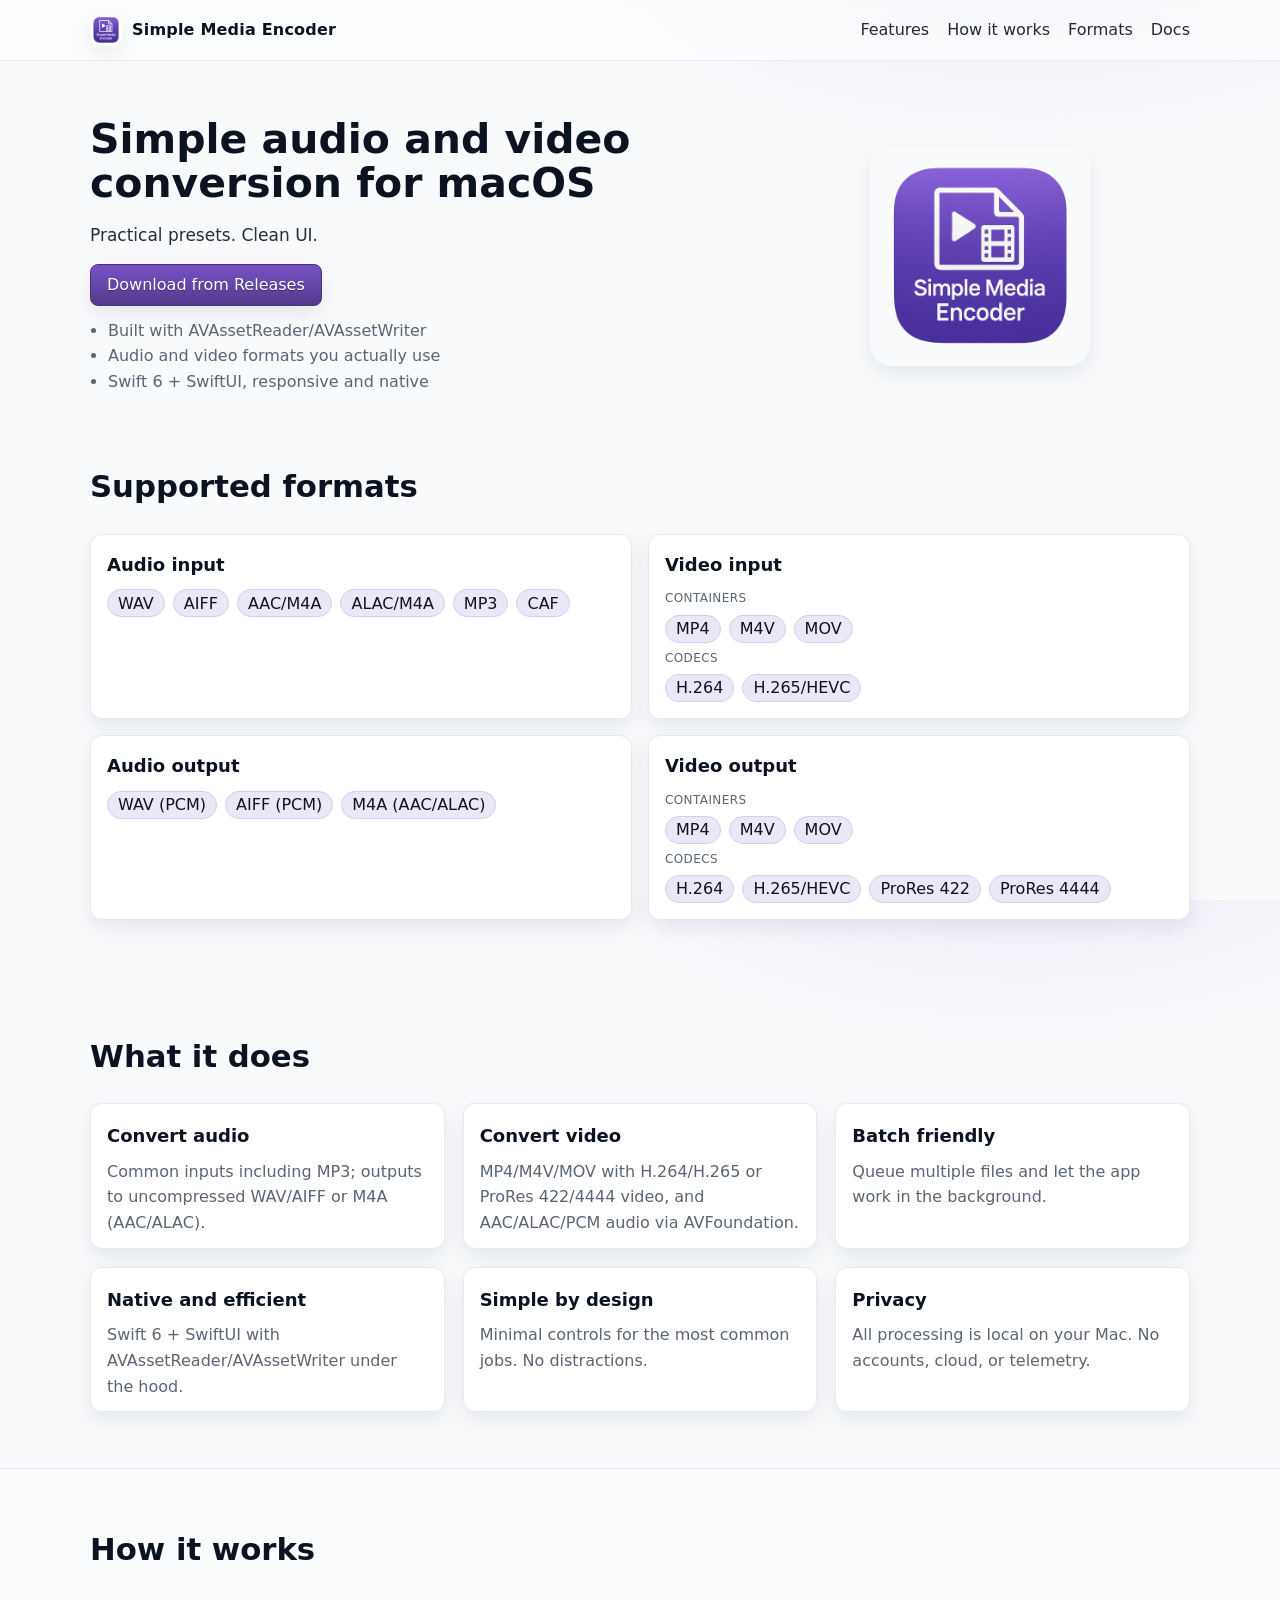
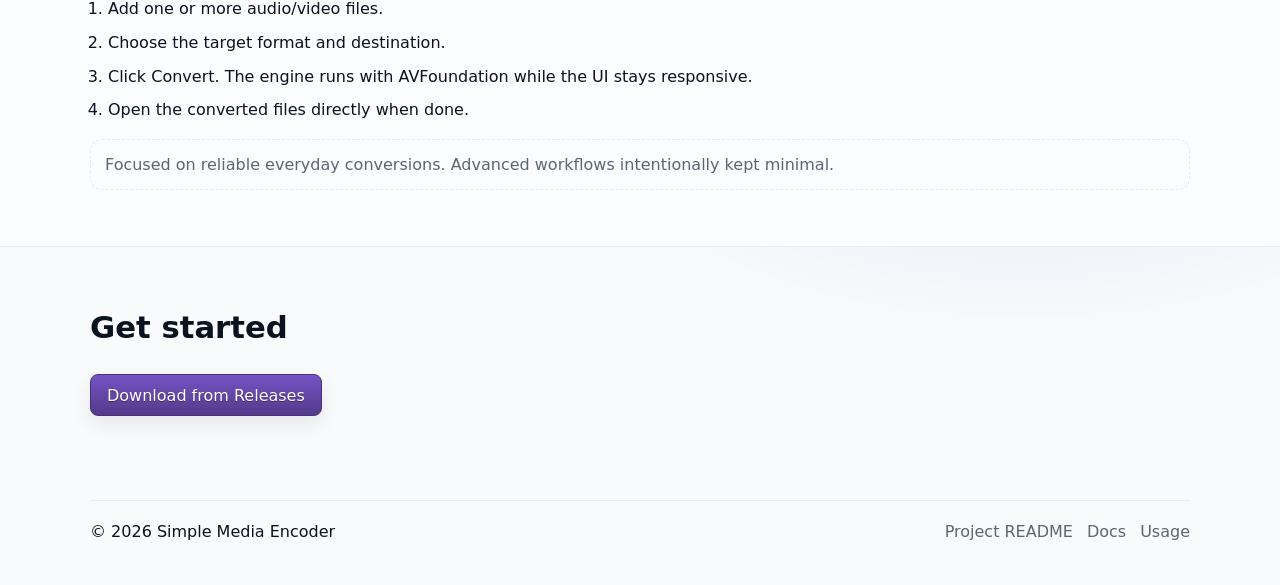
<file: index.html>
<!DOCTYPE html>
<html lang="en">

<head>
    <meta charset="utf-8" />
    <meta name="viewport" content="width=device-width, initial-scale=1" />
    <title>Simple Media Encoder for macOS</title>
    <meta name="theme-color" content="#7653c6" />
    <meta name="description"
        content="Simple, reliable audio and video conversion for macOS. MP3 input supported. No MP3 output. Presets for everyday formats." />

    <!-- Open Graph / Social -->
    <meta property="og:title" content="Simple Media Encoder" />
    <meta property="og:description"
        content="Simple, reliable audio and video conversion for macOS. MP3 input supported. No MP3 output." />
    <meta property="og:type" content="website" />
    <meta property="og:image" content="./assets/appIcon_simplemediaencoder.png" />
    <meta name="twitter:card" content="summary" />

    <link rel="icon" href="./assets/appIcon_simplemediaencoder.png" />
    <link rel="stylesheet" href="./styles.css" />
</head>

<body>
    <header class="site-header">
        <div class="container header-inner">
            <div class="brand">
                <img class="brand-icon" src="./assets/appIcon_simplemediaencoder.png" alt="Simple Media Encoder icon"
                    width="32" height="32" />
                <span class="brand-name">Simple Media Encoder</span>
            </div>
            <nav class="nav">
                <a href="#features">Features</a>
                <a href="#how-it-works">How it works</a>
                <a href="#formats">Formats</a>
                <a href="./readme.html">Docs</a>
            </nav>
        </div>
    </header>

    <main>
        <section class="hero">
            <div class="container hero-inner">
                <div class="hero-copy">
                    <h1>Simple audio and video conversion for macOS</h1>
                    <p class="subtitle">Practical presets. Clean UI.</p>
                    <div class="cta">
                        <a class="btn btn-primary" href="../releases/">Download from Releases</a>
                    </div>
                    <ul class="hero-points">
                        <li>Built with AVAssetReader/AVAssetWriter</li>
                        <li>Audio and video formats you actually use</li>
                        <li>Swift 6 + SwiftUI, responsive and native</li>
                    </ul>
                </div>
                <div class="hero-art">
                    <img src="./assets/appIcon_simplemediaencoder.png" alt="App icon" class="hero-logo" />
                </div>
            </div>
        </section>

        <section id="formats" class="section">
            <div class="container">
                <h2>Supported formats</h2>
                <div class="format-grid">
                    <div class="format-card">
                        <h3>Audio input</h3>
                        <div class="chip-row">
                            <span class="chip">WAV</span>
                            <span class="chip">AIFF</span>
                            <span class="chip">AAC/M4A</span>
                            <span class="chip">ALAC/M4A</span>
                            <span class="chip">MP3</span>
                            <span class="chip">CAF</span>
                        </div>
                    </div>
                    <div class="format-card">
                        <h3>Video input</h3>
                        <div class="label">Containers</div>
                        <div class="chip-row">
                            <span class="chip">MP4</span>
                            <span class="chip">M4V</span>
                            <span class="chip">MOV</span>
                        </div>
                        <div class="label">Codecs</div>
                        <div class="chip-row">
                            <span class="chip">H.264</span>
                            <span class="chip">H.265/HEVC</span>
                        </div>
                    </div>
                    <div class="format-card">
                        <h3>Audio output</h3>
                        <div class="chip-row">
                            <span class="chip">WAV (PCM)</span>
                            <span class="chip">AIFF (PCM)</span>
                            <span class="chip">M4A (AAC/ALAC)</span>
                        </div>
                    </div>
                    <div class="format-card">
                        <h3>Video output</h3>
                        <div class="label">Containers</div>
                        <div class="chip-row">
                            <span class="chip">MP4</span>
                            <span class="chip">M4V</span>
                            <span class="chip">MOV</span>
                        </div>
                        <div class="label">Codecs</div>
                        <div class="chip-row">
                            <span class="chip">H.264</span>
                            <span class="chip">H.265/HEVC</span>
                            <span class="chip">ProRes 422</span>
                            <span class="chip">ProRes 4444</span>
                        </div>
                    </div>
                </div>
            </div>
        </section>



        <section id="features" class="section">
            <div class="container">
                <h2>What it does</h2>
                <div class="feature-grid">
                    <div class="feature">
                        <h3>Convert audio</h3>
                        <p>Common inputs including MP3; outputs to uncompressed WAV/AIFF or M4A (AAC/ALAC).</p>
                    </div>
                    <div class="feature">
                        <h3>Convert video</h3>
                        <p>MP4/M4V/MOV with H.264/H.265 or ProRes 422/4444 video, and AAC/ALAC/PCM audio via
                            AVFoundation.</p>
                    </div>
                    <div class="feature">
                        <h3>Batch friendly</h3>
                        <p>Queue multiple files and let the app work in the background.</p>
                    </div>
                    <div class="feature">
                        <h3>Native and efficient</h3>
                        <p>Swift 6 + SwiftUI with AVAssetReader/AVAssetWriter under the hood.</p>
                    </div>
                    <div class="feature">
                        <h3>Simple by design</h3>
                        <p>Minimal controls for the most common jobs. No distractions.</p>
                    </div>
                    <div class="feature">
                        <h3>Privacy</h3>
                        <p>All processing is local on your Mac. No accounts, cloud, or telemetry.</p>
                    </div>
                </div>
            </div>
        </section>

        <section id="how-it-works" class="section muted">
            <div class="container">
                <h2>How it works</h2>
                <ol class="steps">
                    <li>Add one or more audio/video files.</li>
                    <li>Choose the target format and destination.</li>
                    <li>Click Convert. The engine runs with AVFoundation while the UI stays responsive.</li>
                    <li>Open the converted files directly when done.</li>
                </ol>
                <div class="callout">Focused on reliable everyday conversions. Advanced workflows intentionally kept
                    minimal.</div>
            </div>
        </section>

        <section class="section">
            <div class="container">
                <h2>Get started</h2>
                <div class="get-started">
                    <a class="btn btn-primary" href="../releases/">Download from Releases</a>
                </div>
            </div>
        </section>
    </main>

    <footer class="site-footer">
        <div class="container footer-inner">
            <div class="footer-left">
                <span>© <span id="year"></span> Simple Media Encoder</span>
            </div>
            <div class="footer-right">
                <a href="../README.md">Project README</a>
                <a href="./readme.html">Docs</a>
                <a href="./usage.html">Usage</a>
            </div>
        </div>
    </footer>

    <script>
        document.getElementById('year').textContent = new Date().getFullYear();
    </script>
</body>

</html>
</file>
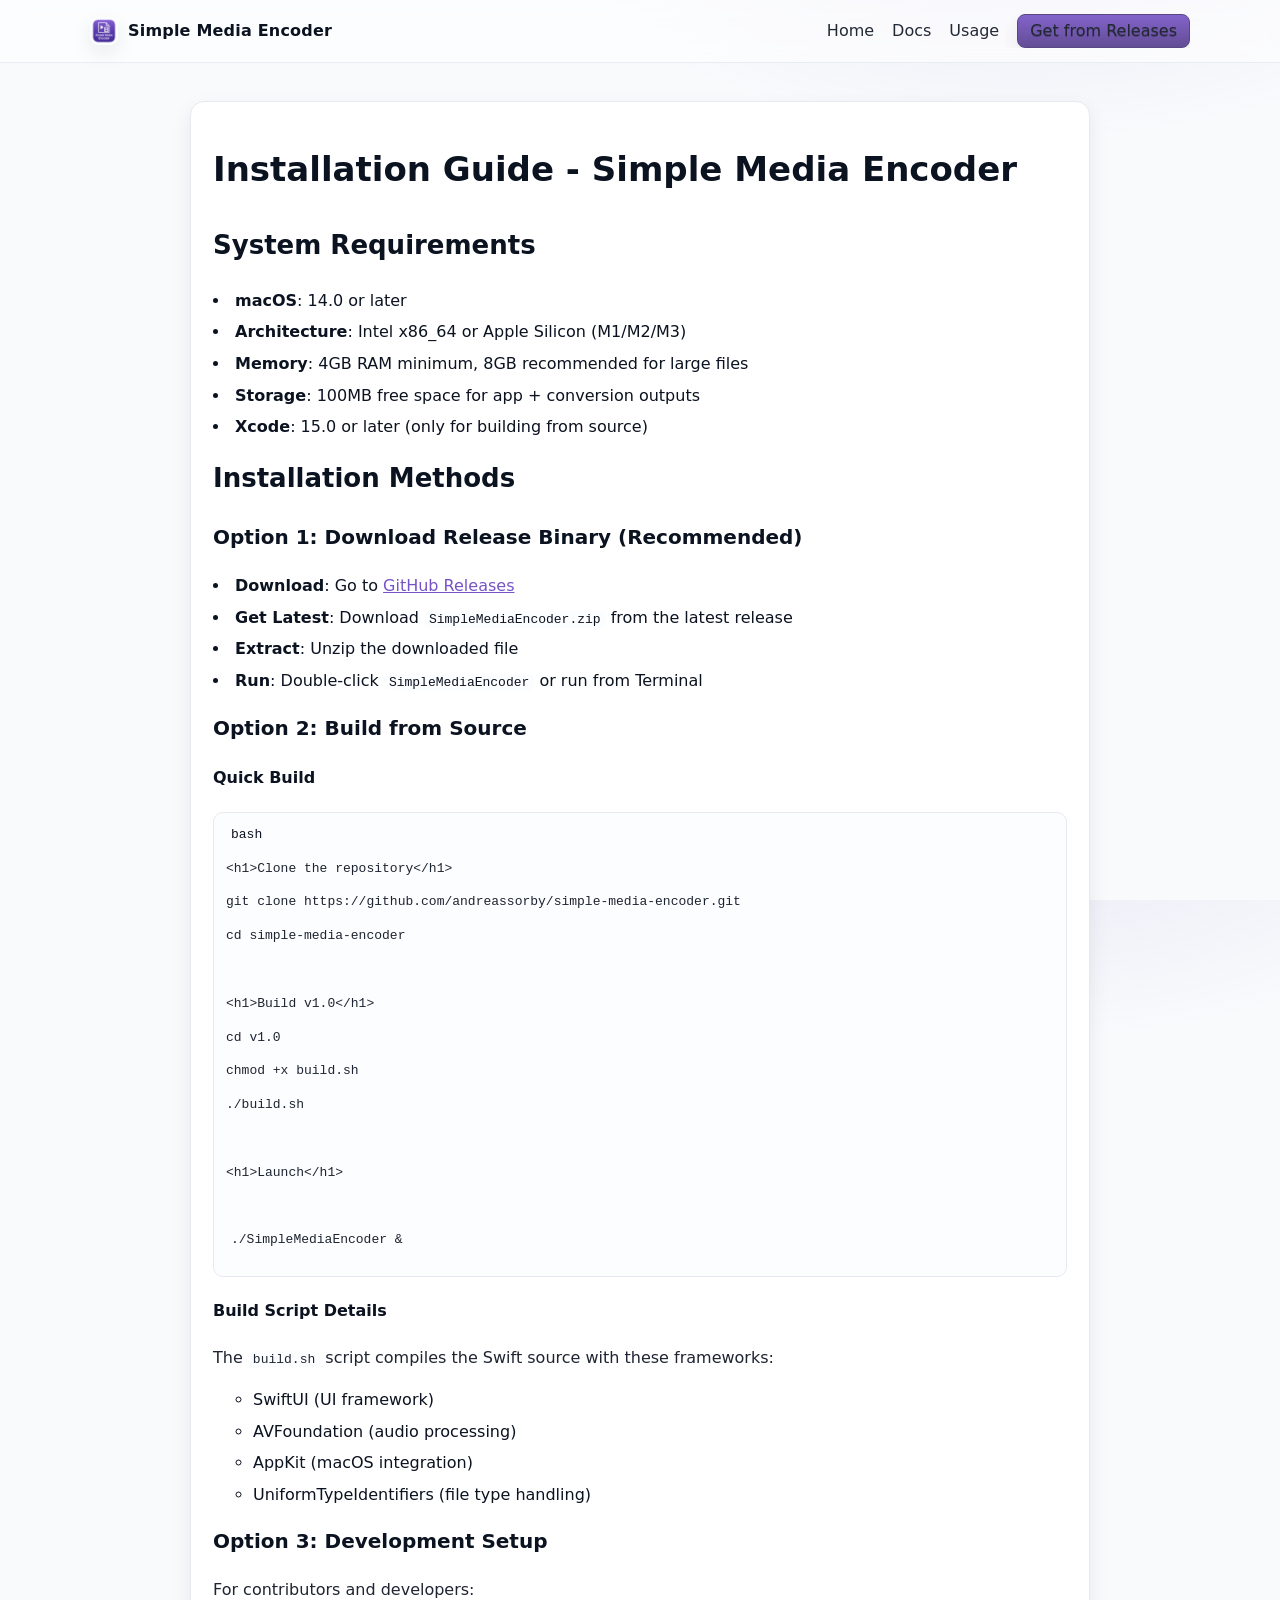
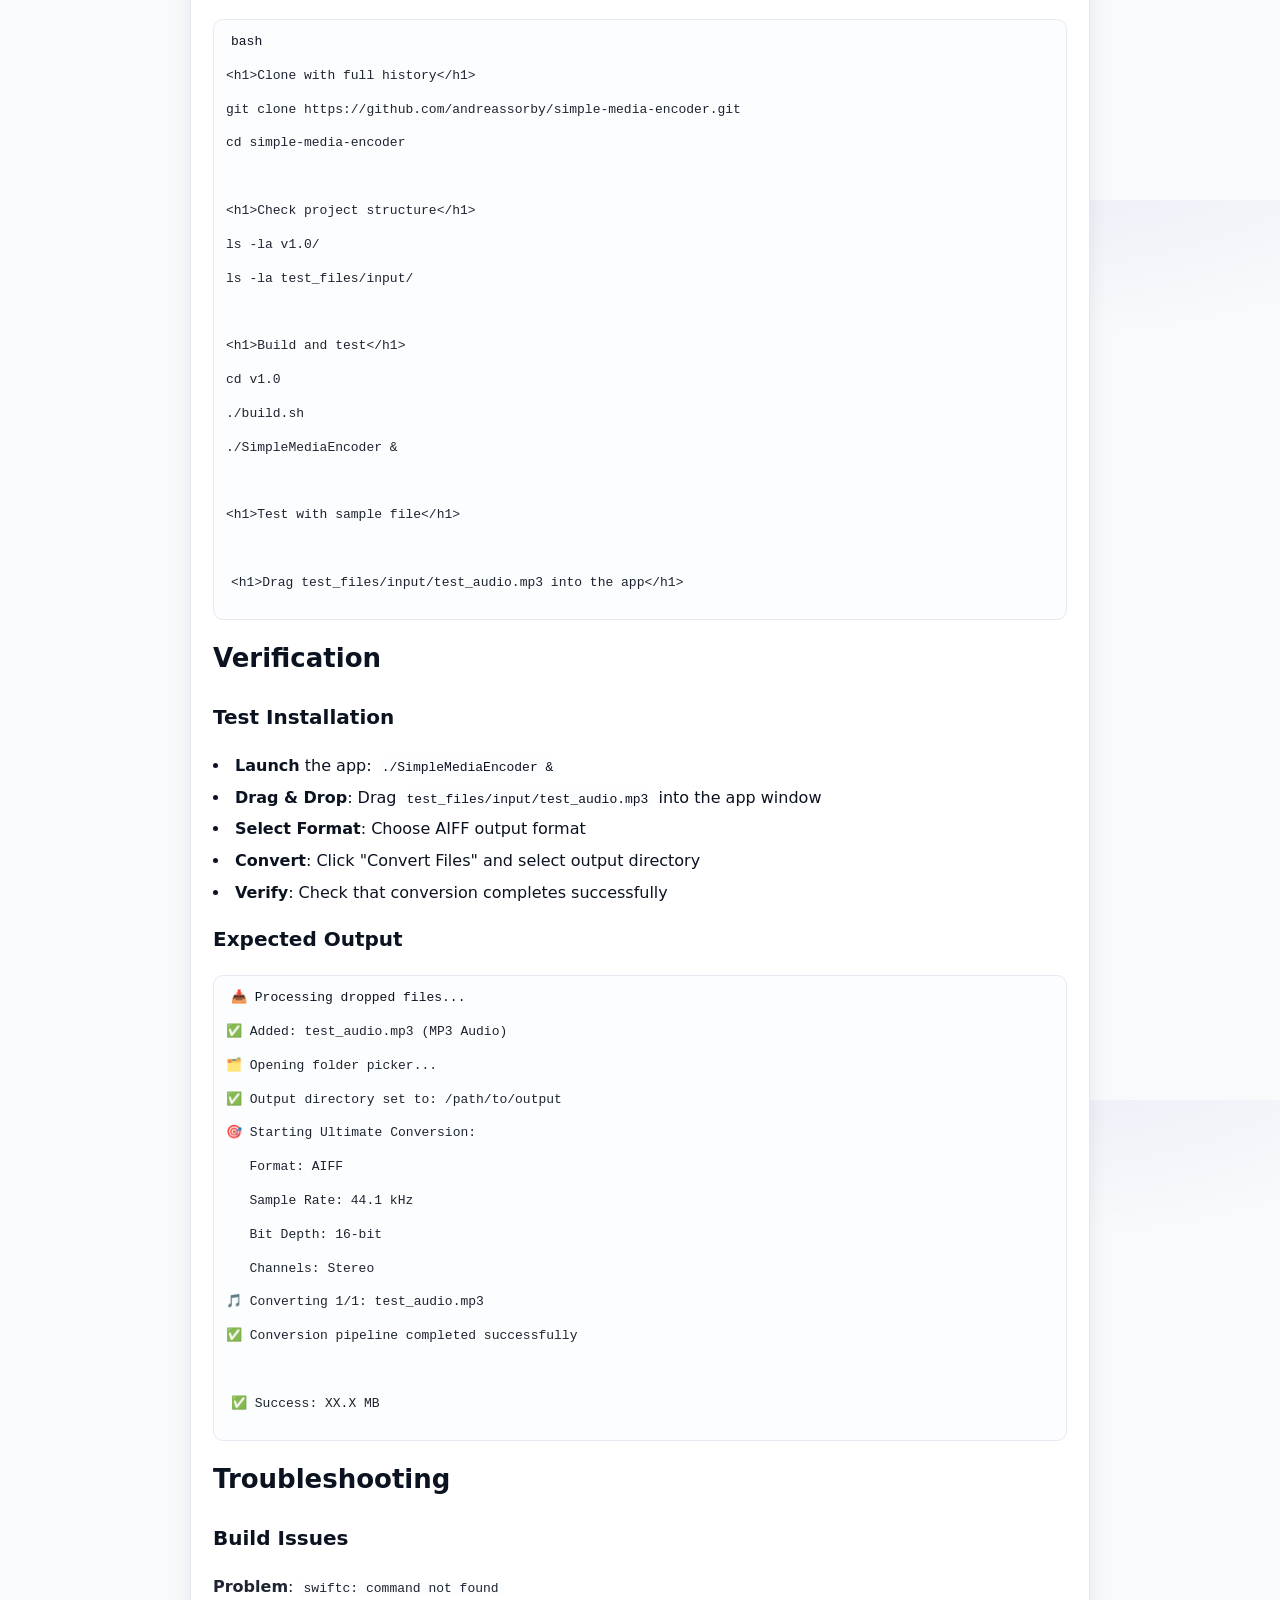
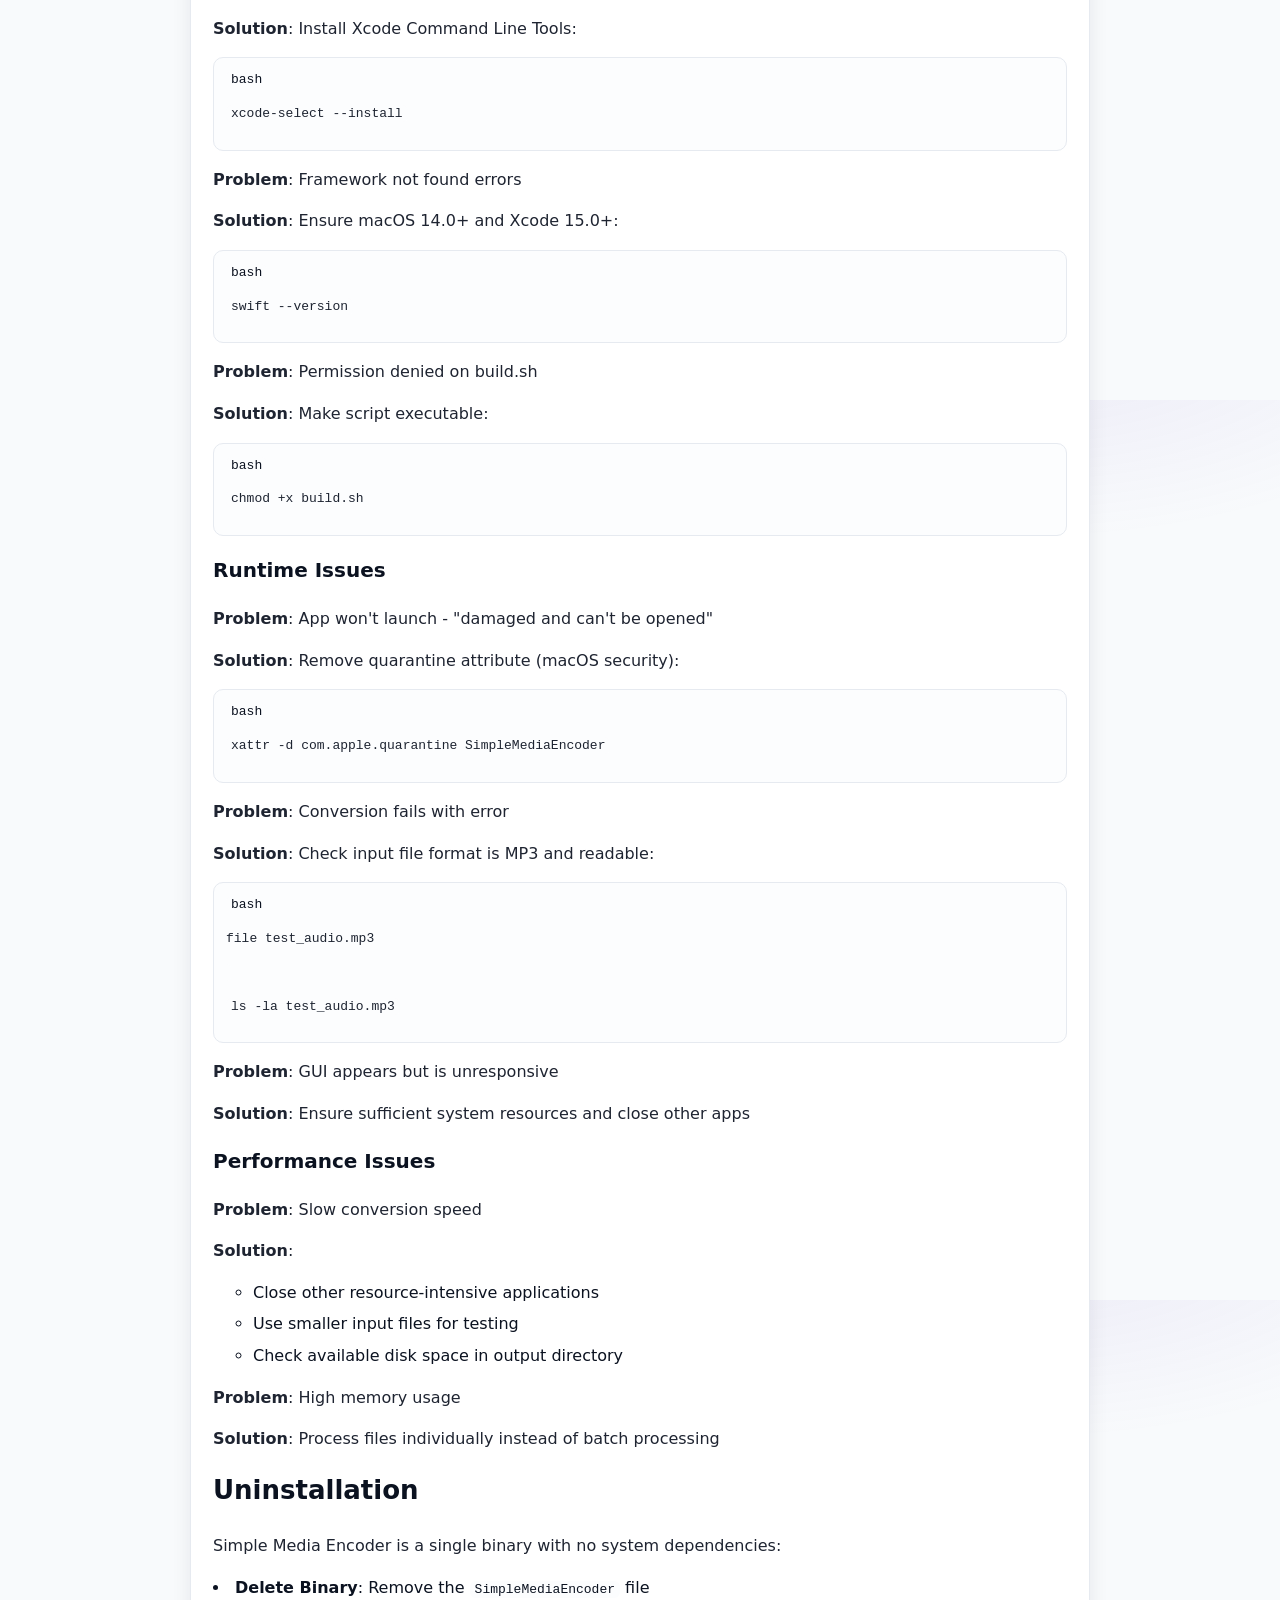
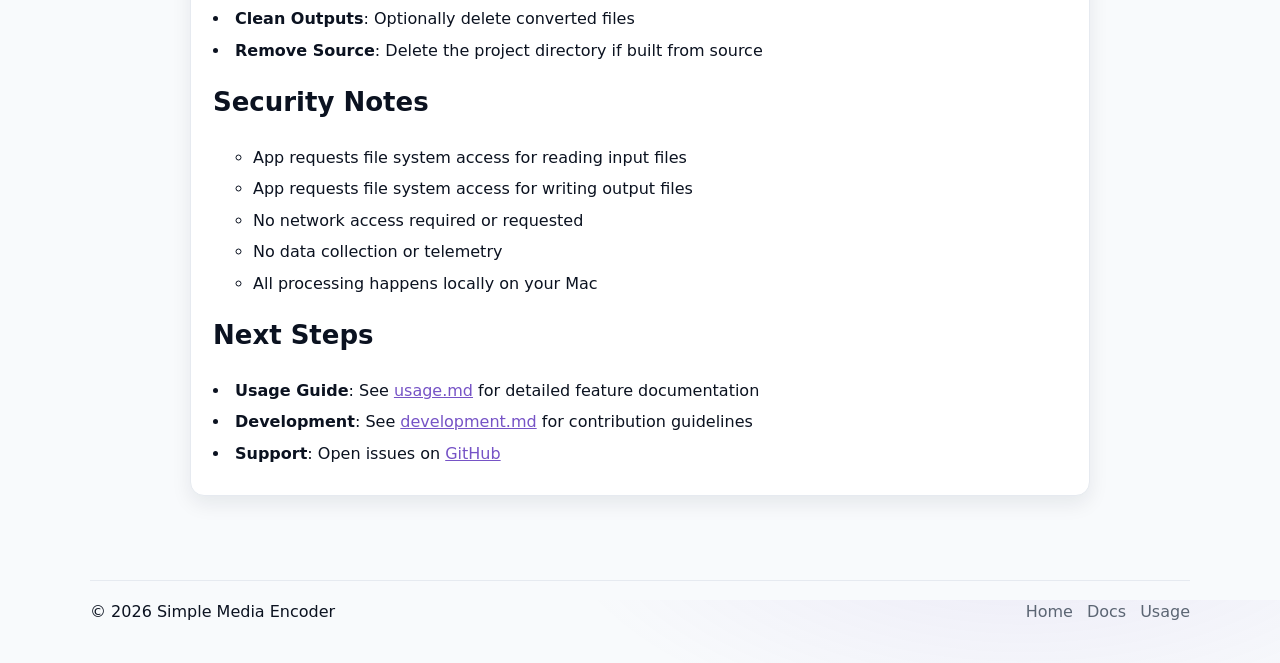
<file: installation.html>
<!DOCTYPE html>
<html lang="en">

<head>
    <meta charset="utf-8" />
    <meta name="viewport" content="width=device-width, initial-scale=1" />
    <title>Installation – Simple Media Encoder</title>
    <link rel="icon" href="./assets/appIcon_simplemediaencoder.png" />
    <link rel="stylesheet" href="./styles.css" />
    <meta name="description"
        content="Installation guide for Simple Media Encoder – releases and building from source." />
    <style>
        .doc-main {
            padding: 38px 0 56px;
        }

        .markdown-body {
            background: var(--panel);
            border: 1px solid var(--border);
            border-radius: 14px;
            padding: 22px;
            box-shadow: var(--shadow);
        }

        .markdown-body h1,
        .markdown-body h2,
        .markdown-body h3 {
            margin-top: 18px;
        }

        .markdown-body pre {
            background: color-mix(in srgb, var(--panel) 60%, var(--bg));
            border: 1px solid var(--border);
            padding: 12px;
            border-radius: 10px;
            overflow: auto;
        }

        .markdown-body code {
            background: color-mix(in srgb, var(--panel) 50%, var(--bg));
            padding: 1px 5px;
            border-radius: 6px;
        }

        .markdown-body a {
            color: var(--brand);
        }
    </style>
</head>

<body>
    <header class="site-header">
        <div class="container header-inner">
            <div class="brand">
                <img class="brand-icon" src="./assets/appIcon_simplemediaencoder.png" width="28" height="28"
                    alt="icon" />
                <span class="brand-name">Simple Media Encoder</span>
            </div>
            <nav class="nav">
                <a href="./index.html">Home</a>
                <a href="./readme.html">Docs</a>
                <a href="./usage.html">Usage</a>
                <a class="btn btn-primary small" href="../releases/">Get from Releases</a>
            </nav>
        </div>
    </header>

    <main class="doc-main">
        <div class="container">
            <article id="doc" class="markdown-body"></article>
        </div>
    </main>

    <footer class="site-footer">
        <div class="container footer-inner">
            <div class="footer-left">© <span id="year"></span> Simple Media Encoder</div>
            <div class="footer-right">
                <a href="./index.html">Home</a>
                <a href="./readme.html">Docs</a>
                <a href="./usage.html">Usage</a>
            </div>
        </div>
    </footer>

    <script>
        document.getElementById('year').textContent = new Date().getFullYear();
    </script>
    <script>
        async function loadMarkdown(path) {
            const res = await fetch(path);
            return await res.text();
        }
        function escapeHtml(s) {
            return s.replace(/[&<>\"]/g, c => ({ '&': '&amp;', '<': '&lt;', '>': '&gt;', '\"': '&quot;' }[c]));
        }
        function renderSimpleMarkdown(md) {
            let html = md;
            html = html.replace(/^######\s+(.*)$/gm, '<h6>$1</h6>')
                .replace(/^#####\s+(.*)$/gm, '<h5>$1</h5>')
                .replace(/^####\s+(.*)$/gm, '<h4>$1</h4>')
                .replace(/^###\s+(.*)$/gm, '<h3>$1</h3>')
                .replace(/^##\s+(.*)$/gm, '<h2>$1</h2>')
                .replace(/^#\s+(.*)$/gm, '<h1>$1</h1>');
            html = html.replace(/```([\s\S]*?)```/g, (m, p1) => `<pre><code>${escapeHtml(p1).trim()}</code></pre>`);
            html = html.replace(/`([^`]+)`/g, '<code>$1</code>');
            html = html.replace(/\*\*([^*]+)\*\*/g, '<strong>$1</strong>')
                .replace(/\*([^*]+)\*/g, '<em>$1</em>');
            html = html.replace(/\[([^\]]+)\]\(([^)]+)\)/g, '<a href="$2">$1</a>');
            html = html.replace(/^(?:- |\* )(.*)$/gm, '<li>$1</li>');
            html = html.replace(/(<li>[^<]*<\/li>\n?)+/g, m => `<ul>${m}</ul>`);
            html = html.replace(/^(\d+)\. (.*)$/gm, '<li>$2</li>');
            html = html.replace(/(<li>[^<]*<\/li>\n?)+/g, m => m.includes('<ul>') ? m : `<ul>${m}</ul>`);
            html = html.replace(/^(?!<h\d|<ul>|<li>|<pre>|<p>|<blockquote>|<img|<table)([^\n]+)\n/gm, '<p>$1</p>');
            return html;
        }
        (async () => {
            const md = await loadMarkdown('./installation.md');
            document.getElementById('doc').innerHTML = renderSimpleMarkdown(md);
        })();
    </script>
</body>

</html>
</file>
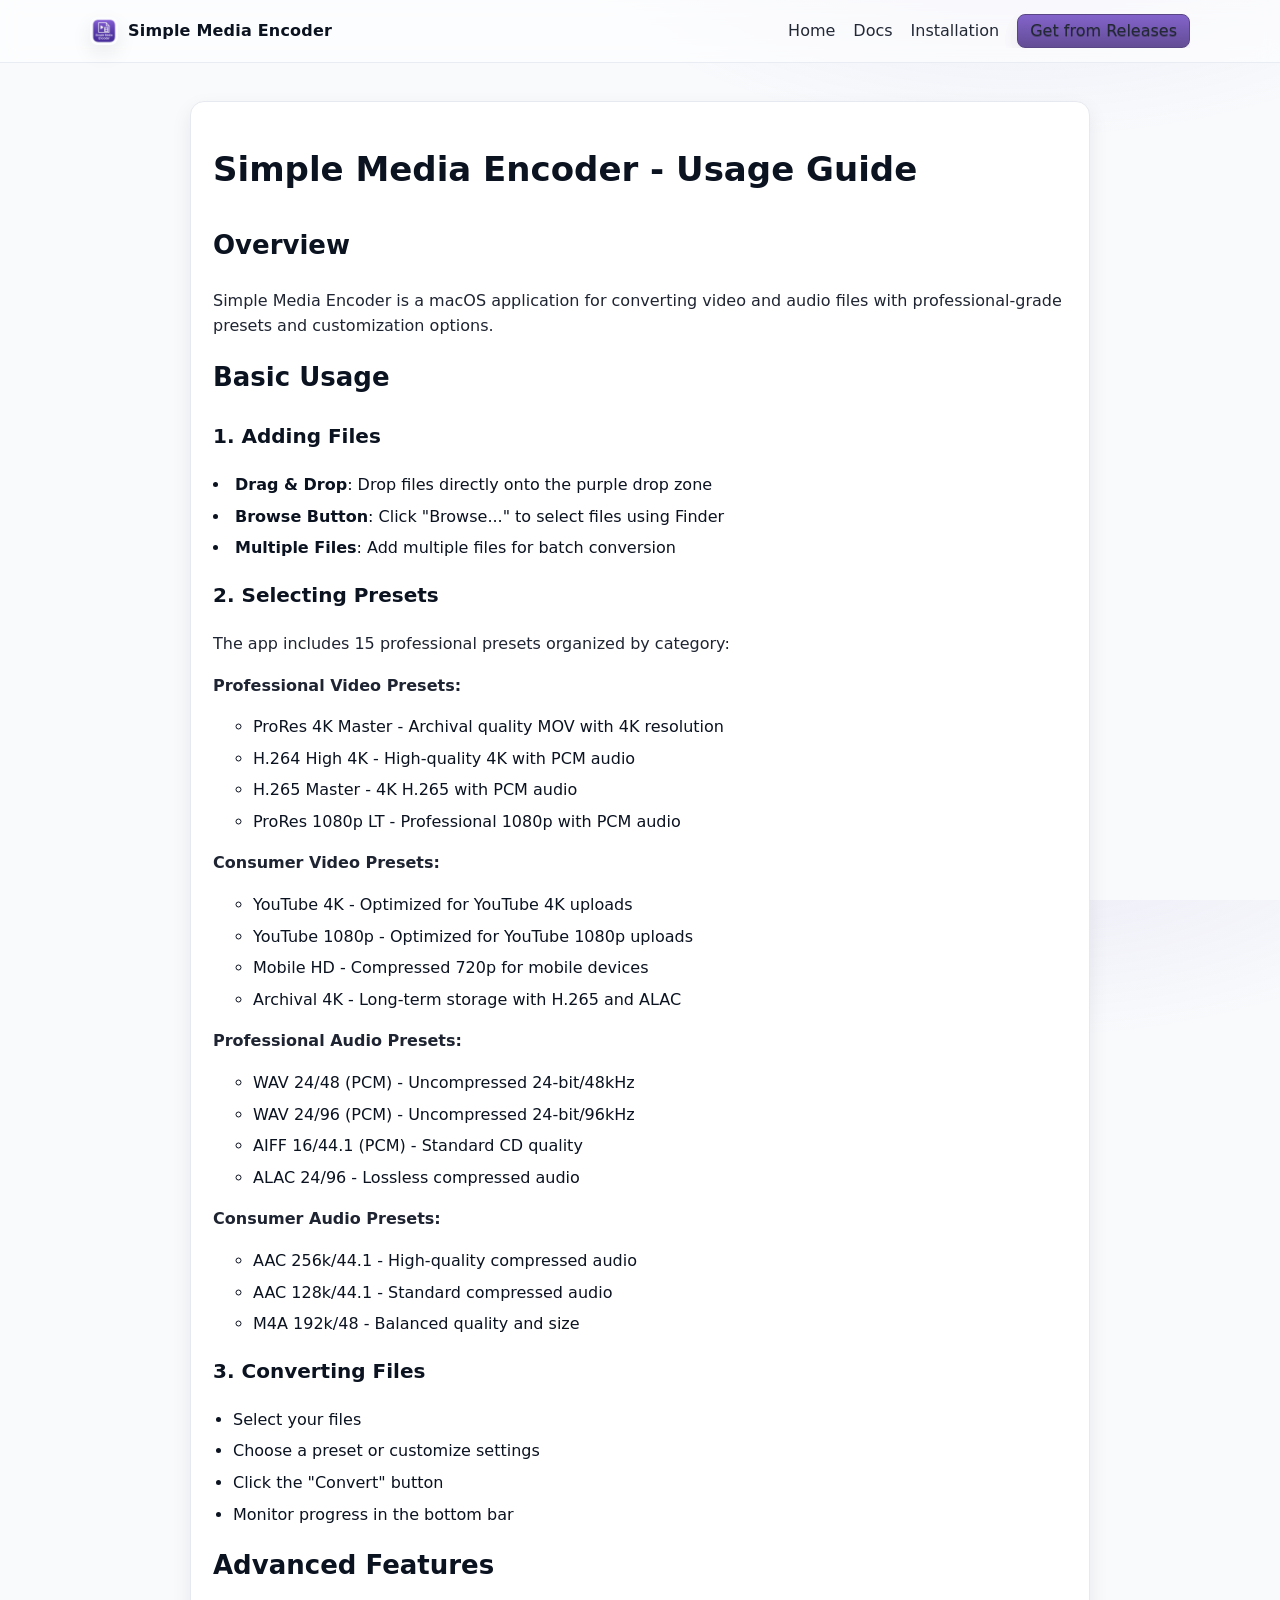
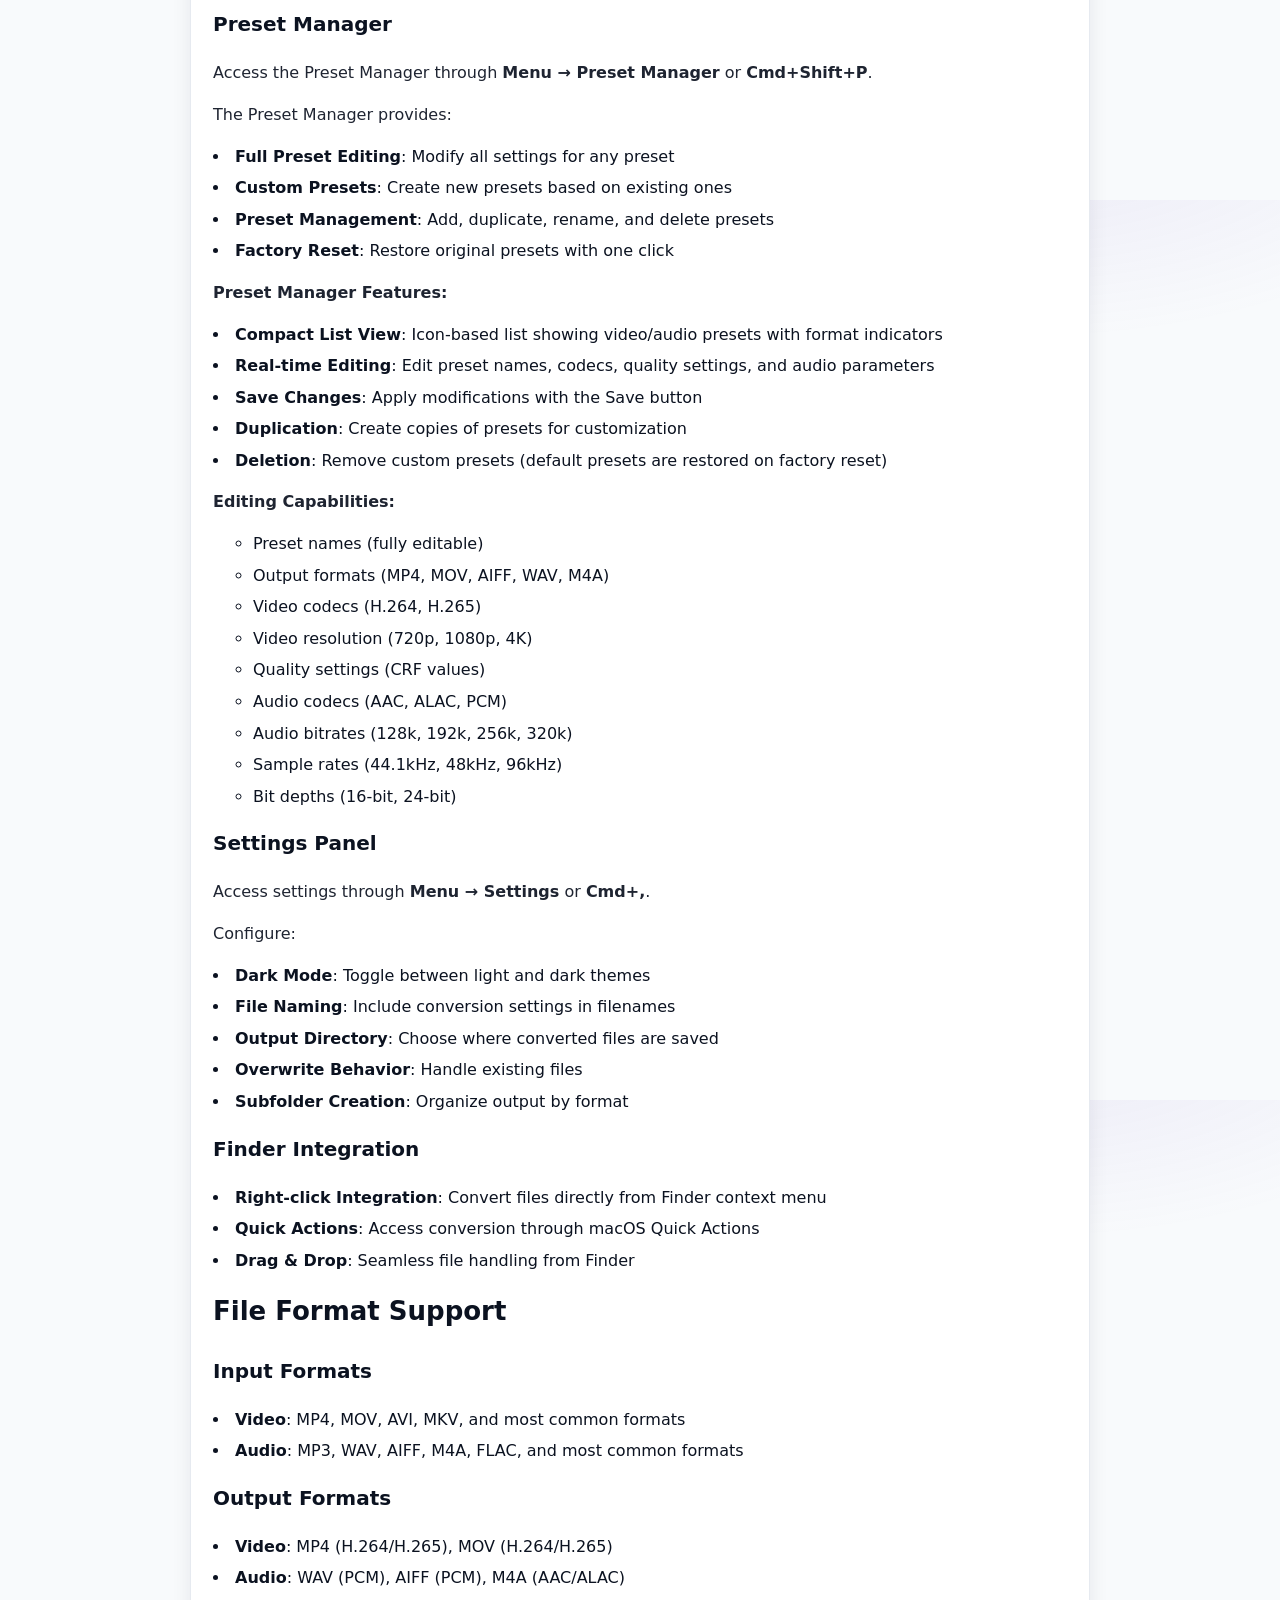
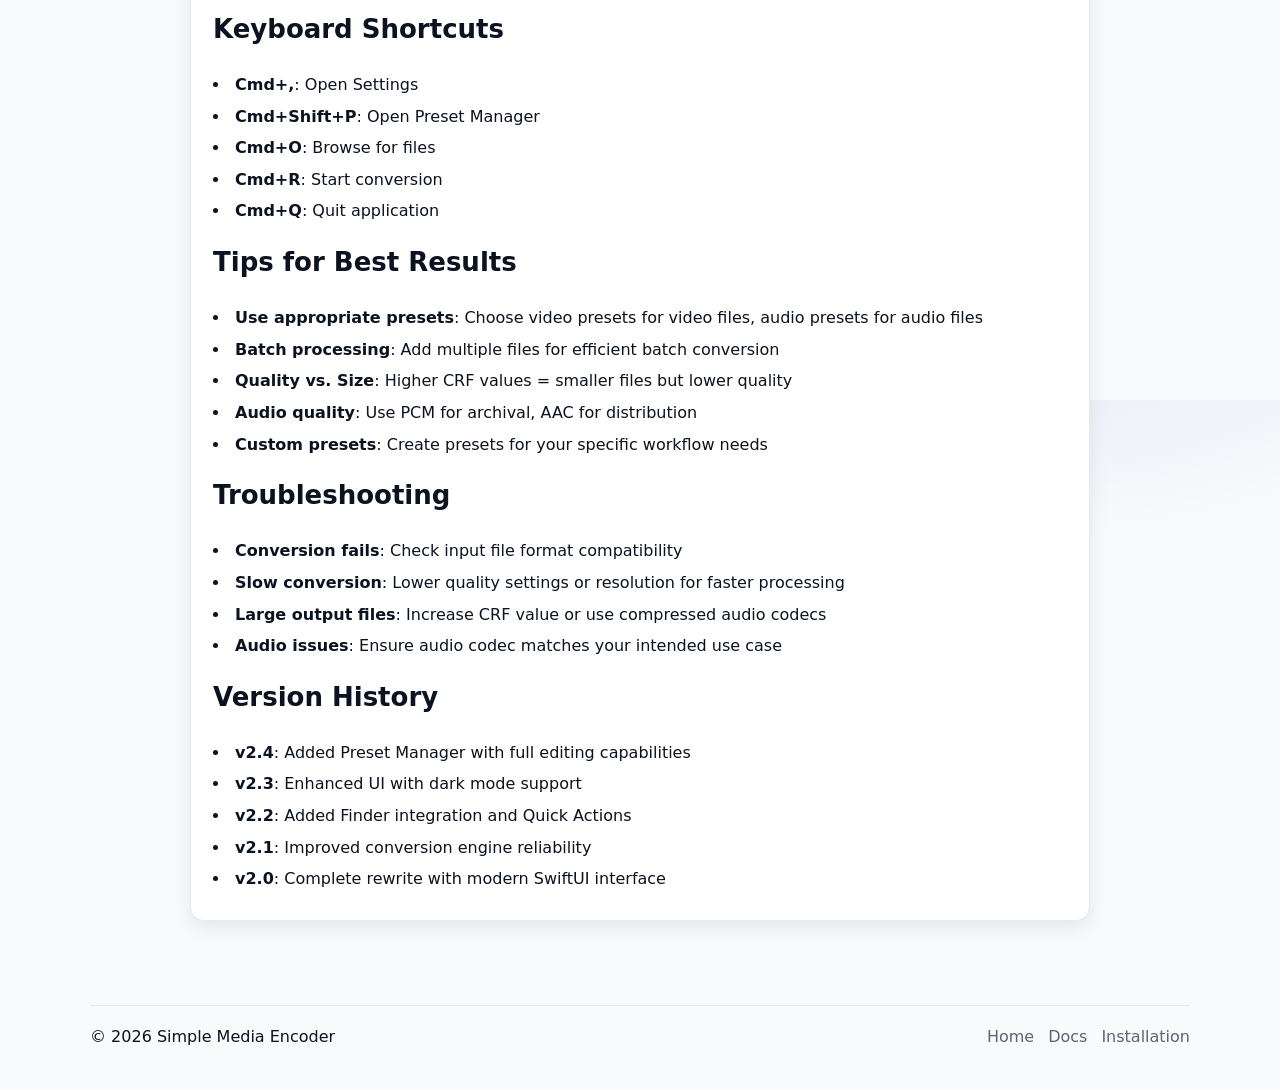
<file: usage.html>
<!DOCTYPE html>
<html lang="en">

<head>
    <meta charset="utf-8" />
    <meta name="viewport" content="width=device-width, initial-scale=1" />
    <title>Usage – Simple Media Encoder</title>
    <link rel="icon" href="./assets/appIcon_simplemediaencoder.png" />
    <link rel="stylesheet" href="./styles.css" />
    <meta name="description" content="Usage guide for Simple Media Encoder – how to add files, presets, and convert." />
    <style>
        .doc-main {
            padding: 38px 0 56px;
        }

        .markdown-body {
            background: var(--panel);
            border: 1px solid var(--border);
            border-radius: 14px;
            padding: 22px;
            box-shadow: var(--shadow);
        }

        .markdown-body h1,
        .markdown-body h2,
        .markdown-body h3 {
            margin-top: 18px;
        }

        .markdown-body pre {
            background: color-mix(in srgb, var(--panel) 60%, var(--bg));
            border: 1px solid var(--border);
            padding: 12px;
            border-radius: 10px;
            overflow: auto;
        }

        .markdown-body code {
            background: color-mix(in srgb, var(--panel) 50%, var(--bg));
            padding: 1px 5px;
            border-radius: 6px;
        }

        .markdown-body a {
            color: var(--brand);
        }
    </style>
</head>

<body>
    <header class="site-header">
        <div class="container header-inner">
            <div class="brand">
                <img class="brand-icon" src="./assets/appIcon_simplemediaencoder.png" width="28" height="28"
                    alt="icon" />
                <span class="brand-name">Simple Media Encoder</span>
            </div>
            <nav class="nav">
                <a href="./index.html">Home</a>
                <a href="./readme.html">Docs</a>
                <a href="./installation.html">Installation</a>
                <a class="btn btn-primary small" href="../releases/">Get from Releases</a>
            </nav>
        </div>
    </header>

    <main class="doc-main">
        <div class="container">
            <article id="doc" class="markdown-body"></article>
        </div>
    </main>

    <footer class="site-footer">
        <div class="container footer-inner">
            <div class="footer-left">© <span id="year"></span> Simple Media Encoder</div>
            <div class="footer-right">
                <a href="./index.html">Home</a>
                <a href="./readme.html">Docs</a>
                <a href="./installation.html">Installation</a>
            </div>
        </div>
    </footer>

    <script>
        document.getElementById('year').textContent = new Date().getFullYear();
    </script>
    <script>
        async function loadMarkdown(path) {
            const res = await fetch(path);
            return await res.text();
        }
        function escapeHtml(s) {
            return s.replace(/[&<>\"]/g, c => ({ '&': '&amp;', '<': '&lt;', '>': '&gt;', '\"': '&quot;' }[c]));
        }
        function renderSimpleMarkdown(md) {
            let html = md;
            html = html.replace(/^######\s+(.*)$/gm, '<h6>$1</h6>')
                .replace(/^#####\s+(.*)$/gm, '<h5>$1</h5>')
                .replace(/^####\s+(.*)$/gm, '<h4>$1</h4>')
                .replace(/^###\s+(.*)$/gm, '<h3>$1</h3>')
                .replace(/^##\s+(.*)$/gm, '<h2>$1</h2>')
                .replace(/^#\s+(.*)$/gm, '<h1>$1</h1>');
            html = html.replace(/```([\s\S]*?)```/g, (m, p1) => `<pre><code>${escapeHtml(p1).trim()}</code></pre>`);
            html = html.replace(/`([^`]+)`/g, '<code>$1</code>');
            html = html.replace(/\*\*([^*]+)\*\*/g, '<strong>$1</strong>')
                .replace(/\*([^*]+)\*/g, '<em>$1</em>');
            html = html.replace(/\[([^\]]+)\]\(([^)]+)\)/g, '<a href="$2">$1</a>');
            html = html.replace(/^(?:- |\* )(.*)$/gm, '<li>$1</li>');
            html = html.replace(/(<li>[^<]*<\/li>\n?)+/g, m => `<ul>${m}</ul>`);
            html = html.replace(/^(\d+)\. (.*)$/gm, '<li>$2</li>');
            html = html.replace(/(<li>[^<]*<\/li>\n?)+/g, m => m.includes('<ul>') ? m : `<ul>${m}</ul>`);
            html = html.replace(/^(?!<h\d|<ul>|<li>|<pre>|<p>|<blockquote>|<img|<table)([^\n]+)\n/gm, '<p>$1</p>');
            return html;
        }
        (async () => {
            let md = await loadMarkdown('./usage.md');
            // Emphasize MP3 is input-only
            md = md.replace(/Audio Output[\s\S]*?\n\n/g, (m) => m.replace(/\*\*MP3\*\*:[^\n]*\n/g, ''));
            document.getElementById('doc').innerHTML = renderSimpleMarkdown(md);
        })();
    </script>
</body>

</html>
</file>
<file: styles.css>
/* Simple, professional, and responsive styling for the Simple Media Encoder site */
/* Light/Dark theme aware via prefers-color-scheme */

:root {
    --bg: #0b0c0f;
    --panel: #12151a;
    --text: #e8ebf0;
    --muted: #9aa3ad;
    --brand: #7653c6;
    /* primary brand from icon */
    --brand-hover: #8561d2;
    /* hover/secondary */
    --brand-tint: #a798d0;
    /* light tint */
    --brand-contrast: #1a1031;
    --border: #1f2530;
    --hairline: #232730;
    --radius-outer: 12px;
    --radius-inner: 8px;
    --spacing: 12px;
    --shadow: 0 10px 30px rgba(0, 0, 0, 0.35);
}

@media (prefers-color-scheme: light) {
    :root {
        --bg: #f8fafc;
        --panel: #ffffff;
        --text: #0b1220;
        --muted: #5b6573;
        --brand: #7653c6;
        --brand-hover: #8561d2;
        --brand-tint: #a798d0;
        --brand-contrast: #efe9ff;
        --border: #e6eaf0;
        --hairline: #e9edf3;
        --shadow: 0 8px 20px rgba(16, 24, 40, 0.08);
    }
}

* {
    box-sizing: border-box;
}

html,
body {
    height: 100%;
}

body {
    margin: 0;
    font-family: ui-sans-serif, system-ui, -apple-system, Segoe UI, Roboto, Ubuntu, Cantarell, Noto Sans, Helvetica Neue, Arial, "Apple Color Emoji", "Segoe UI Emoji";
    background: radial-gradient(1200px 600px at 80% -100px, rgba(118, 83, 198, 0.10), transparent 40%),
        radial-gradient(900px 500px at -10% -40%, rgba(118, 83, 198, 0.08), transparent 40%),
        var(--bg);
    color: var(--text);
    line-height: 1.6;
}

.container {
    width: min(1100px, 92%);
    margin: 0 auto;
}

.site-header {
    position: sticky;
    top: 0;
    z-index: 50;
    background: color-mix(in srgb, var(--panel) 60%, transparent);
    backdrop-filter: saturate(1.2) blur(10px);
    border-bottom: 0.5px solid var(--hairline);
}

.header-inner {
    display: flex;
    align-items: center;
    justify-content: space-between;
    padding: 14px 0;
}

.brand {
    display: inline-flex;
    align-items: center;
    gap: 10px;
    font-weight: 700;
}

.brand-icon {
    border-radius: 8px;
    box-shadow: var(--shadow);
}

.brand-name {
    letter-spacing: 0.2px;
}

.nav {
    display: flex;
    align-items: center;
    gap: 18px;
    overflow-x: auto;
    -webkit-overflow-scrolling: touch;
}

.nav a {
    color: var(--text);
    text-decoration: none;
    opacity: 0.9;
}

.nav a:hover {
    opacity: 1;
    color: var(--brand-hover);
}

.btn {
    display: inline-flex;
    align-items: center;
    justify-content: center;
    height: 42px;
    padding: 0 16px;
    border-radius: 8px;
    border: 1px solid var(--border);
    background: var(--panel);
    color: var(--text);
    text-decoration: none;
    transition: transform 0.08s ease, box-shadow 0.15s ease, background 0.15s ease, border-color 0.15s ease;
    box-shadow: var(--shadow);
}

.btn:hover {
    transform: translateY(-1px);
}

.btn.small {
    height: 34px;
    padding: 0 12px;
    border-radius: 8px;
}

.btn-primary {
    background: linear-gradient(180deg, var(--brand), color-mix(in srgb, var(--brand) 70%, #000 30%));
    border-color: color-mix(in srgb, var(--brand) 60%, #000 40%);
    color: #ffffff;
    text-shadow: 0 1px 0 rgba(0, 0, 0, 0.35);
}

.btn-primary:hover {
    background: linear-gradient(180deg, var(--brand-hover), color-mix(in srgb, var(--brand-hover) 70%, #000 30%));
    border-color: color-mix(in srgb, var(--brand-hover) 60%, #000 40%);
    color: #ffffff;
}

.btn-ghost {
    background: transparent;
    border-color: var(--border);
}

/* Links and inputs focus styling for accessibility */
a:focus-visible,
button:focus-visible,
input:focus-visible,
select:focus-visible,
textarea:focus-visible {
    outline: 2px solid color-mix(in srgb, var(--brand) 85%, white 15%);
    outline-offset: 2px;
    border-radius: 6px;
}

/* Light mode contrast tweaks */
@media (prefers-color-scheme: light) {
    .feature {
        background: #ffffff;
    }

    .section.muted {
        background: #f6f8fb;
    }

    .content-card {
        background: #fbfcfe;
    }

    /* Ensure strong contrast for primary buttons in light mode */
    .btn-primary {
        color: #ffffff;
    }
}

.hero {
    padding: 56px 0 12px;
}

.hero-inner {
    display: grid;
    grid-template-columns: 1.2fr 0.8fr;
    gap: 48px;
    align-items: center;
}

.hero-copy h1 {
    font-size: clamp(28px, 3.2vw, 44px);
    line-height: 1.08;
    margin: 0 0 8px;
}

.subtitle {
    opacity: 0.88;
    font-size: 17px;
    margin-bottom: 14px;
}

.cta {
    display: flex;
    gap: 10px;
    flex-wrap: wrap;
    margin: 14px 0 12px;
}

.hero-points {
    margin: 8px 0 0;
    padding-left: 18px;
    color: var(--muted);
}

.hero-art {
    display: flex;
    align-items: center;
    justify-content: center;
}

.hero-logo {
    width: 220px;
    height: auto;
    border-radius: 22px;
    box-shadow: var(--shadow);
    display: block;
}

/* app-card and app-icon removed to simplify hero logo presentation */
.app-card,
.app-icon {
    display: none;
}

/* Remove window-like footer UI from the app card for a cleaner presentation */

.section {
    padding: 56px 0;
}

.section.muted {
    background: color-mix(in srgb, var(--panel) 40%, var(--bg));
    border-top: 1px solid var(--border);
    border-bottom: 1px solid var(--border);
}

.section h2 {
    margin: 0 0 22px;
    font-size: clamp(22px, 2.4vw, 32px);
}

.feature-grid {
    display: grid;
    grid-template-columns: repeat(3, 1fr);
    gap: 18px;
}

.feature {
    border: 1px solid var(--border);
    background: var(--panel);
    border-radius: var(--radius-outer);
    padding: 16px 16px 12px;
    box-shadow: var(--shadow);
}

.feature h3 {
    margin: 2px 0 8px;
    font-size: 18px;
}

.feature p {
    margin: 0;
    color: var(--muted);
}

/* World-class formats layout */
.format-grid {
    display: grid;
    grid-template-columns: repeat(2, minmax(0, 1fr));
    gap: 16px;
}

.format-card {
    border: 1px solid var(--border);
    border-radius: var(--radius-outer);
    background: var(--panel);
    padding: 16px;
    box-shadow: var(--shadow);
}

.format-card h3 {
    margin: 0 0 10px;
    font-size: 18px;
}

.label {
    font-size: 12px;
    text-transform: uppercase;
    letter-spacing: 0.4px;
    color: var(--muted);
    margin: 6px 0 6px;
}

.chip-row {
    display: flex;
    flex-wrap: wrap;
    gap: 8px;
}

.chip {
    display: inline-flex;
    align-items: center;
    height: 28px;
    padding: 0 10px;
    border-radius: 999px;
    background: color-mix(in srgb, var(--brand) 14%, var(--panel));
    border: 1px solid color-mix(in srgb, var(--brand) 18%, var(--border));
    color: var(--text);
}

@media (max-width: 920px) {
    .format-grid {
        grid-template-columns: 1fr;
    }
}

/* Mobile optimizations */
@media (max-width: 720px) {
    .header-inner {
        flex-wrap: wrap;
        gap: 8px;
    }

    .brand-name {
        display: none;
    }

    .nav {
        gap: 12px;
        flex-wrap: nowrap;
    }

    .nav::-webkit-scrollbar {
        display: none;
    }

    .hero {
        padding: 42px 0 8px;
    }

    .hero-logo {
        width: min(48vw, 180px);
        border-radius: 16px;
    }

    .cta {
        gap: 8px;
    }

    .cta .btn {
        flex: 1 1 100%;
        text-align: center;
    }

    .format-grid {
        grid-template-columns: 1fr;
    }

    .chip {
        height: 30px;
    }

    .footer-inner {
        flex-direction: column;
        align-items: flex-start;
        gap: 10px;
    }

    .footer-right {
        flex-wrap: wrap;
        gap: 10px;
    }

    .get-started .btn {
        flex: 1 1 100%;
        text-align: center;
    }
}

.steps {
    margin: 8px 0 0;
    padding-left: 18px;
}

.steps li {
    margin-bottom: 8px;
}

.callout {
    margin-top: 16px;
    border: 1px dashed var(--border);
    border-radius: 12px;
    padding: 12px 14px;
    color: var(--muted);
}

.get-started {
    display: flex;
    gap: 12px;
    flex-wrap: wrap;
}

.site-footer {
    padding: 28px 0 40px;
}

.footer-inner {
    display: flex;
    align-items: center;
    justify-content: space-between;
    gap: 16px;
    border-top: 1px solid var(--border);
    padding-top: 18px;
}

.footer-right {
    display: inline-flex;
    gap: 14px;
}

.footer-right a {
    color: var(--muted);
    text-decoration: none;
}

.footer-right a:hover {
    color: var(--text);
}

/* macOS-style split view mock */
.split-window {
    border: 1px solid var(--border);
    border-radius: var(--radius-outer);
    box-shadow: var(--shadow);
    background: var(--panel);
    overflow: hidden;
}

.split-header {
    display: flex;
    align-items: center;
    gap: 8px;
    height: 28px;
    padding: 0 10px;
    border-bottom: 0.5px solid var(--hairline);
    background: linear-gradient(180deg, rgba(255, 255, 255, 0.04), rgba(0, 0, 0, 0.06));
}

.window-chrome {
    display: inline-flex;
    align-items: center;
    gap: 8px;
}

.traffic-light {
    width: 12px;
    height: 12px;
    border-radius: 50%;
    border: 1px solid rgba(0, 0, 0, 0.25);
}

.traffic-red {
    background: #ff5f57;
}

.traffic-yellow {
    background: #febc2e;
}

.traffic-green {
    background: #28c840;
}

.split-inner {
    display: grid;
    grid-template-columns: 240px 1fr;
    min-height: 260px;
}

.sidebar {
    border-right: 0.5px solid var(--hairline);
    padding: 10px;
}

.content {
    padding: 12px 14px;
}

.section-title {
    font-size: 12px;
    letter-spacing: 0.5px;
    text-transform: uppercase;
    color: var(--muted);
    margin: 6px 4px 8px;
}

.sidebar-list {
    margin: 0;
    padding: 0;
    list-style: none;
}

.sidebar-item {
    display: flex;
    align-items: center;
    justify-content: space-between;
    height: 32px;
    padding: 0 10px;
    border-radius: 8px;
    cursor: default;
    color: var(--text);
}

.sidebar-item:hover {
    background: color-mix(in srgb, var(--panel) 60%, var(--bg));
}

.sidebar-item.active {
    background: color-mix(in srgb, var(--brand) 18%, var(--panel));
}

.tag {
    font-size: 11px;
    color: var(--muted);
}

.pill {
    font-size: 11px;
    color: var(--text);
    background: color-mix(in srgb, var(--brand) 22%, var(--panel));
    padding: 2px 8px;
    border-radius: 999px;
}

.content-card {
    border: 1px solid var(--border);
    border-radius: var(--radius-inner);
    padding: 12px;
    background: color-mix(in srgb, var(--panel) 70%, var(--bg));
}

.row {
    display: flex;
    align-items: center;
    justify-content: space-between;
    padding: 8px 6px;
    border-bottom: 0.5px solid var(--hairline);
}

.row:last-child {
    border-bottom: 0;
}

.key {
    color: var(--muted);
}

.val {
    color: var(--text);
    font-weight: 600;
}

.btn:focus-visible {
    outline: 2px solid color-mix(in srgb, var(--brand) 80%, white 20%);
    outline-offset: 2px;
}

@media (max-width: 920px) {
    .hero-inner {
        grid-template-columns: 1fr;
        gap: 28px;
    }

    .hero-art {
        order: -1;
    }

    .feature-grid {
        grid-template-columns: repeat(2, 1fr);
    }
}

@media (max-width: 560px) {
    .feature-grid {
        grid-template-columns: 1fr;
    }
}

/* Docs typography helpers (shared by simple HTML wrappers) */
.doc-main .container {
    width: min(900px, 92%);
}

.markdown-body h1 {
    font-size: clamp(28px, 3vw, 34px);
}

.markdown-body h2 {
    font-size: clamp(22px, 2.2vw, 26px);
}

.markdown-body h3 {
    font-size: clamp(18px, 2vw, 20px);
}

.markdown-body p {
    color: var(--text);
    opacity: 0.92;
}

.markdown-body ul {
    padding-left: 20px;
}

.markdown-body li {
    margin: 6px 0;
}

.markdown-body table {
    width: 100%;
    border-collapse: collapse;
}

.markdown-body th,
.markdown-body td {
    border: 1px solid var(--border);
    padding: 8px 10px;
}

.markdown-body blockquote {
    margin: 12px 0;
    padding: 8px 12px;
    border-left: 3px solid var(--brand);
    background: color-mix(in srgb, var(--panel) 60%, var(--bg));
}
</file>
